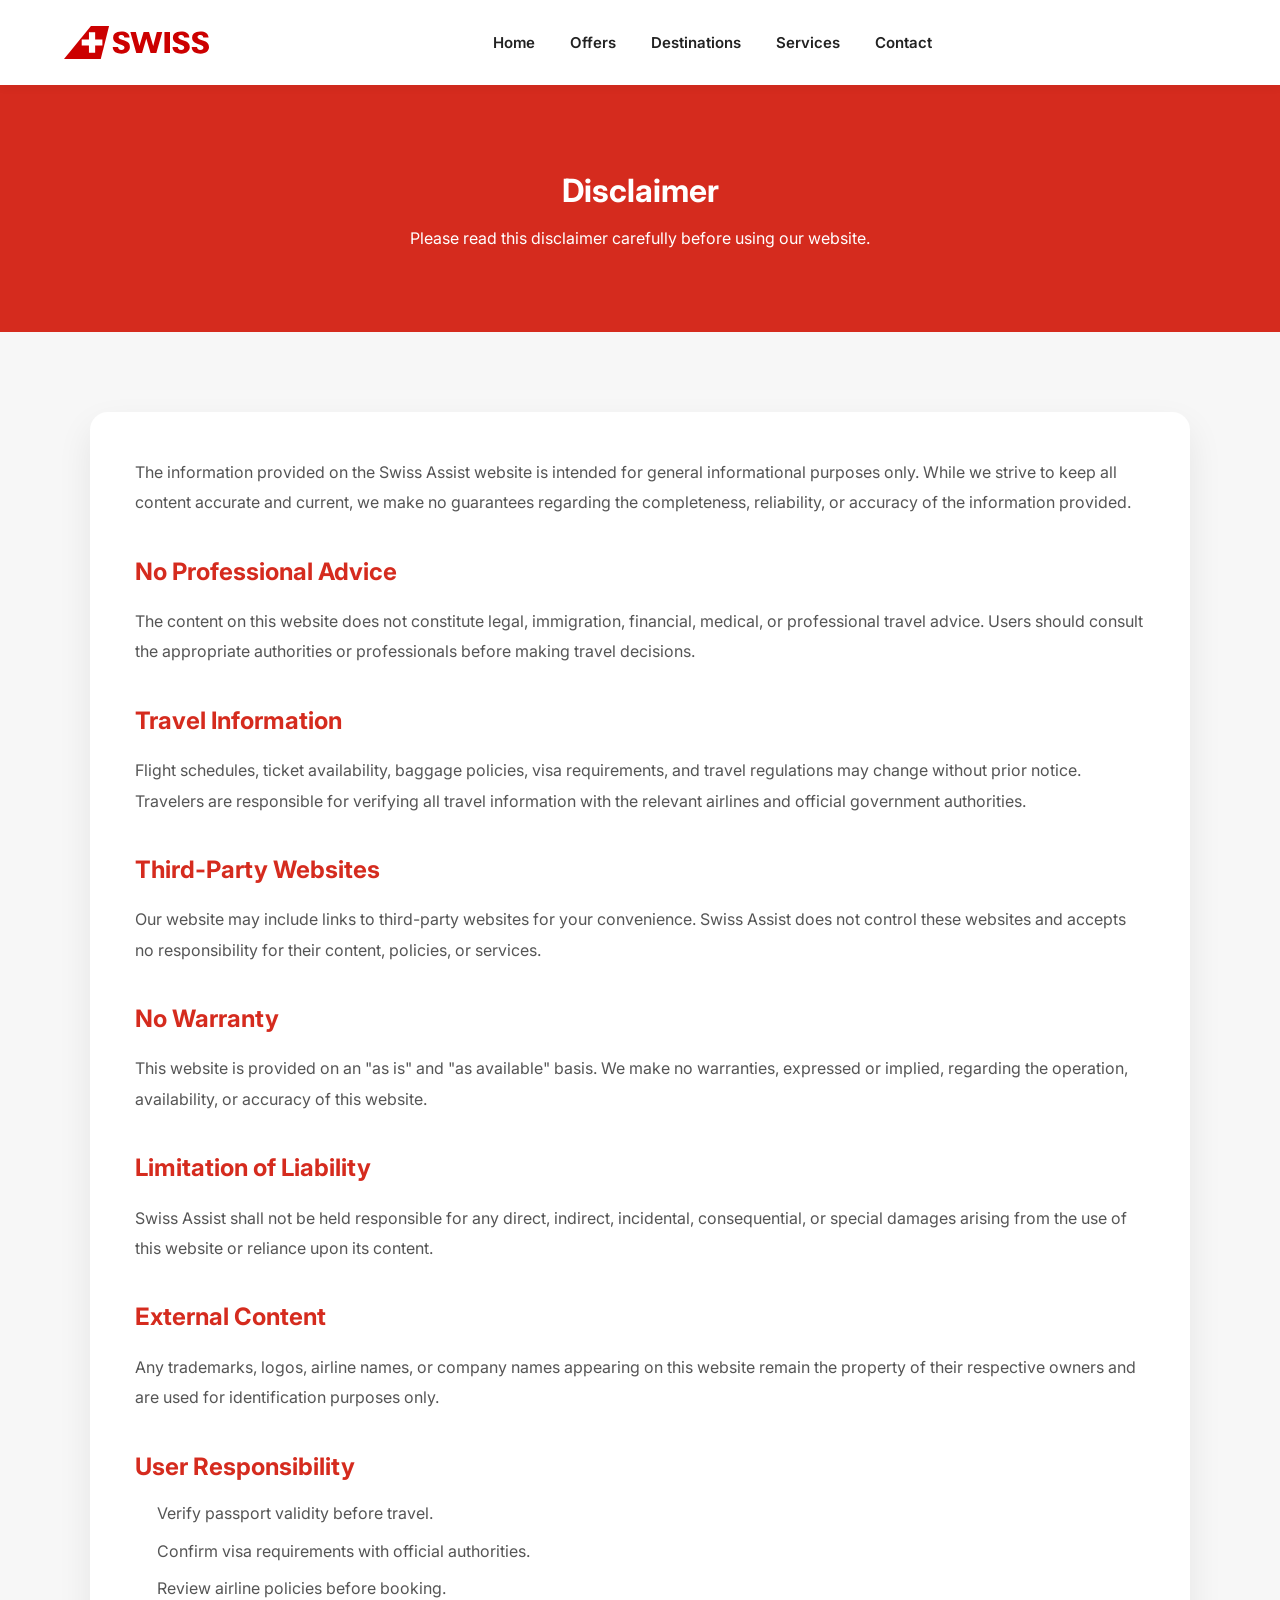
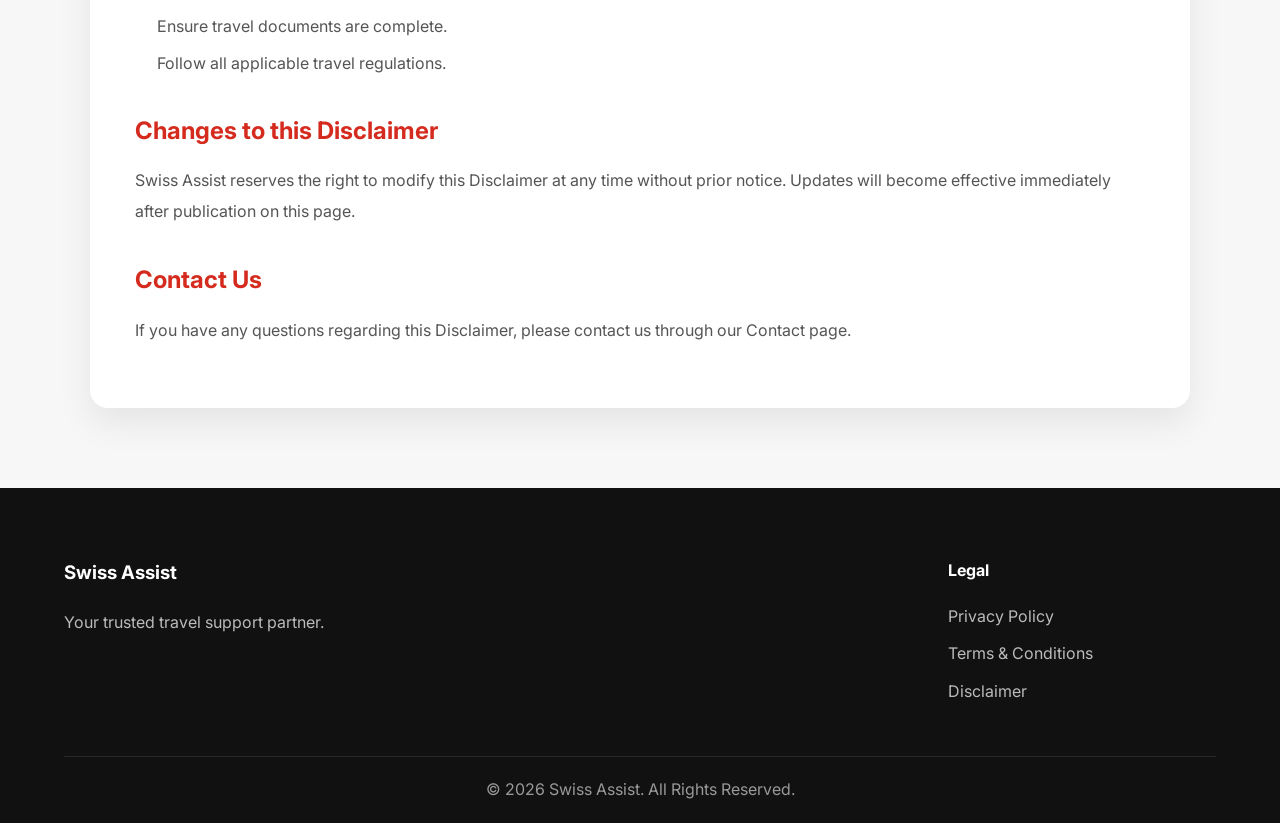
<file: disclaimer.html>
<!DOCTYPE html>
<html lang="en">

<head>

<meta charset="UTF-8">
<meta name="viewport" content="width=device-width, initial-scale=1.0">

<title>Disclaimer | Swiss Assist</title>

<meta name="description" content="Read the Disclaimer for Swiss Assist regarding website information, third-party content, and limitation of liability.">

<link rel="preconnect" href="https://fonts.googleapis.com">
<link rel="preconnect" href="https://fonts.gstatic.com" crossorigin>

<link href="https://fonts.googleapis.com/css2?family=Inter:wght@300;400;500;600;700;800&display=swap" rel="stylesheet">

<link rel="stylesheet" href="https://cdnjs.cloudflare.com/ajax/libs/font-awesome/6.7.2/css/all.min.css">

<link rel="stylesheet" href="style.css">


<style>

.page-banner{
    margin-top:85px;
    background:#D52B1E;
    color:#fff;
    text-align:center;
    padding:80px 20px;
}

.page-banner h1{
    font-size:32px;
    margin-bottom:10px;
}

.disclaimer-section{
    padding:80px 0;
    background:#f7f7f7;
}

.disclaimer-box{
    max-width:1100px;
    margin:auto;
    background:#fff;
    padding:45px;
    border-radius:18px;
    box-shadow:0 15px 35px rgba(0,0,0,.08);
}

.disclaimer-box h2{
    color:#D52B1E;
    margin:35px 0 15px;
}

.disclaimer-box p{
    color:#555;
    line-height:1.9;
    margin-bottom:18px;
}

.disclaimer-box ul{
    padding-left:22px;
}

.disclaimer-box li{
    margin-bottom:12px;
    color:#555;
}

</style>

</head>

<body>

<header>

<div class="container">

<div class="navbar">

<a href="index.html" class="logo">

<div class="logo-box">

<img src="swiss-logo.svg" alt="swiss" />

</div>

</a>

<nav>

<ul>

<li><a href="#">Home</a></li>

<li><a href="#offers">Offers</a></li>

<li><a href="#destinations">Destinations</a></li>

<li><a href="#services">Services</a></li>

<li><a href="contact.html">Contact</a></li>

</ul>

</nav>

<div class="header-icons">

<div class="menu-btn">

<i class="fa-solid fa-bars"></i>

</div>

</div>

</div>

</div>

</header>


<section class="page-banner">

<h1>Disclaimer</h1>

<p>Please read this disclaimer carefully before using our website.</p>

</section>

<section class="disclaimer-section">

<div class="container">

<div class="disclaimer-box">


<p>
The information provided on the Swiss Assist website is intended for general informational purposes only. While we strive to keep all content accurate and current, we make no guarantees regarding the completeness, reliability, or accuracy of the information provided.
</p>

<h2>No Professional Advice</h2>

<p>
The content on this website does not constitute legal, immigration, financial, medical, or professional travel advice. Users should consult the appropriate authorities or professionals before making travel decisions.
</p>

<h2>Travel Information</h2>

<p>
Flight schedules, ticket availability, baggage policies, visa requirements, and travel regulations may change without prior notice. Travelers are responsible for verifying all travel information with the relevant airlines and official government authorities.
</p>

<h2>Third-Party Websites</h2>

<p>
Our website may include links to third-party websites for your convenience. Swiss Assist does not control these websites and accepts no responsibility for their content, policies, or services.
</p>

<h2>No Warranty</h2>

<p>
This website is provided on an "as is" and "as available" basis. We make no warranties, expressed or implied, regarding the operation, availability, or accuracy of this website.
</p>

<h2>Limitation of Liability</h2>

<p>
Swiss Assist shall not be held responsible for any direct, indirect, incidental, consequential, or special damages arising from the use of this website or reliance upon its content.
</p>

<h2>External Content</h2>

<p>
Any trademarks, logos, airline names, or company names appearing on this website remain the property of their respective owners and are used for identification purposes only.
</p>

<h2>User Responsibility</h2>

<ul>

<li>Verify passport validity before travel.</li>

<li>Confirm visa requirements with official authorities.</li>

<li>Review airline policies before booking.</li>

<li>Ensure travel documents are complete.</li>

<li>Follow all applicable travel regulations.</li>

</ul>

<h2>Changes to this Disclaimer</h2>

<p>
Swiss Assist reserves the right to modify this Disclaimer at any time without prior notice. Updates will become effective immediately after publication on this page.
</p>

<h2>Contact Us</h2>

<p>
If you have any questions regarding this Disclaimer, please contact us through our Contact page.
</p>

</div>

</div>

</section>

<footer>

<div class="container">

<div class="footer-grid">

<div>

<h3>Swiss Assist</h3>

<p>Your trusted travel support partner.</p>

</div>

<div>



</div>

<div>

<h4>Legal</h4>

<ul>

<li><a href="privacy.html">Privacy Policy</a></li>
<li><a href="terms.html">Terms & Conditions</a></li>
<li><a href="disclaimer.html">Disclaimer</a></li>

</ul>

</div>

</div>

<div class="footer-bottom">

<p>© 2026 Swiss Assist. All Rights Reserved.</p>

</div>

</div>

</footer>

<script src="script.js"></script>

</body>

</html>
</file>
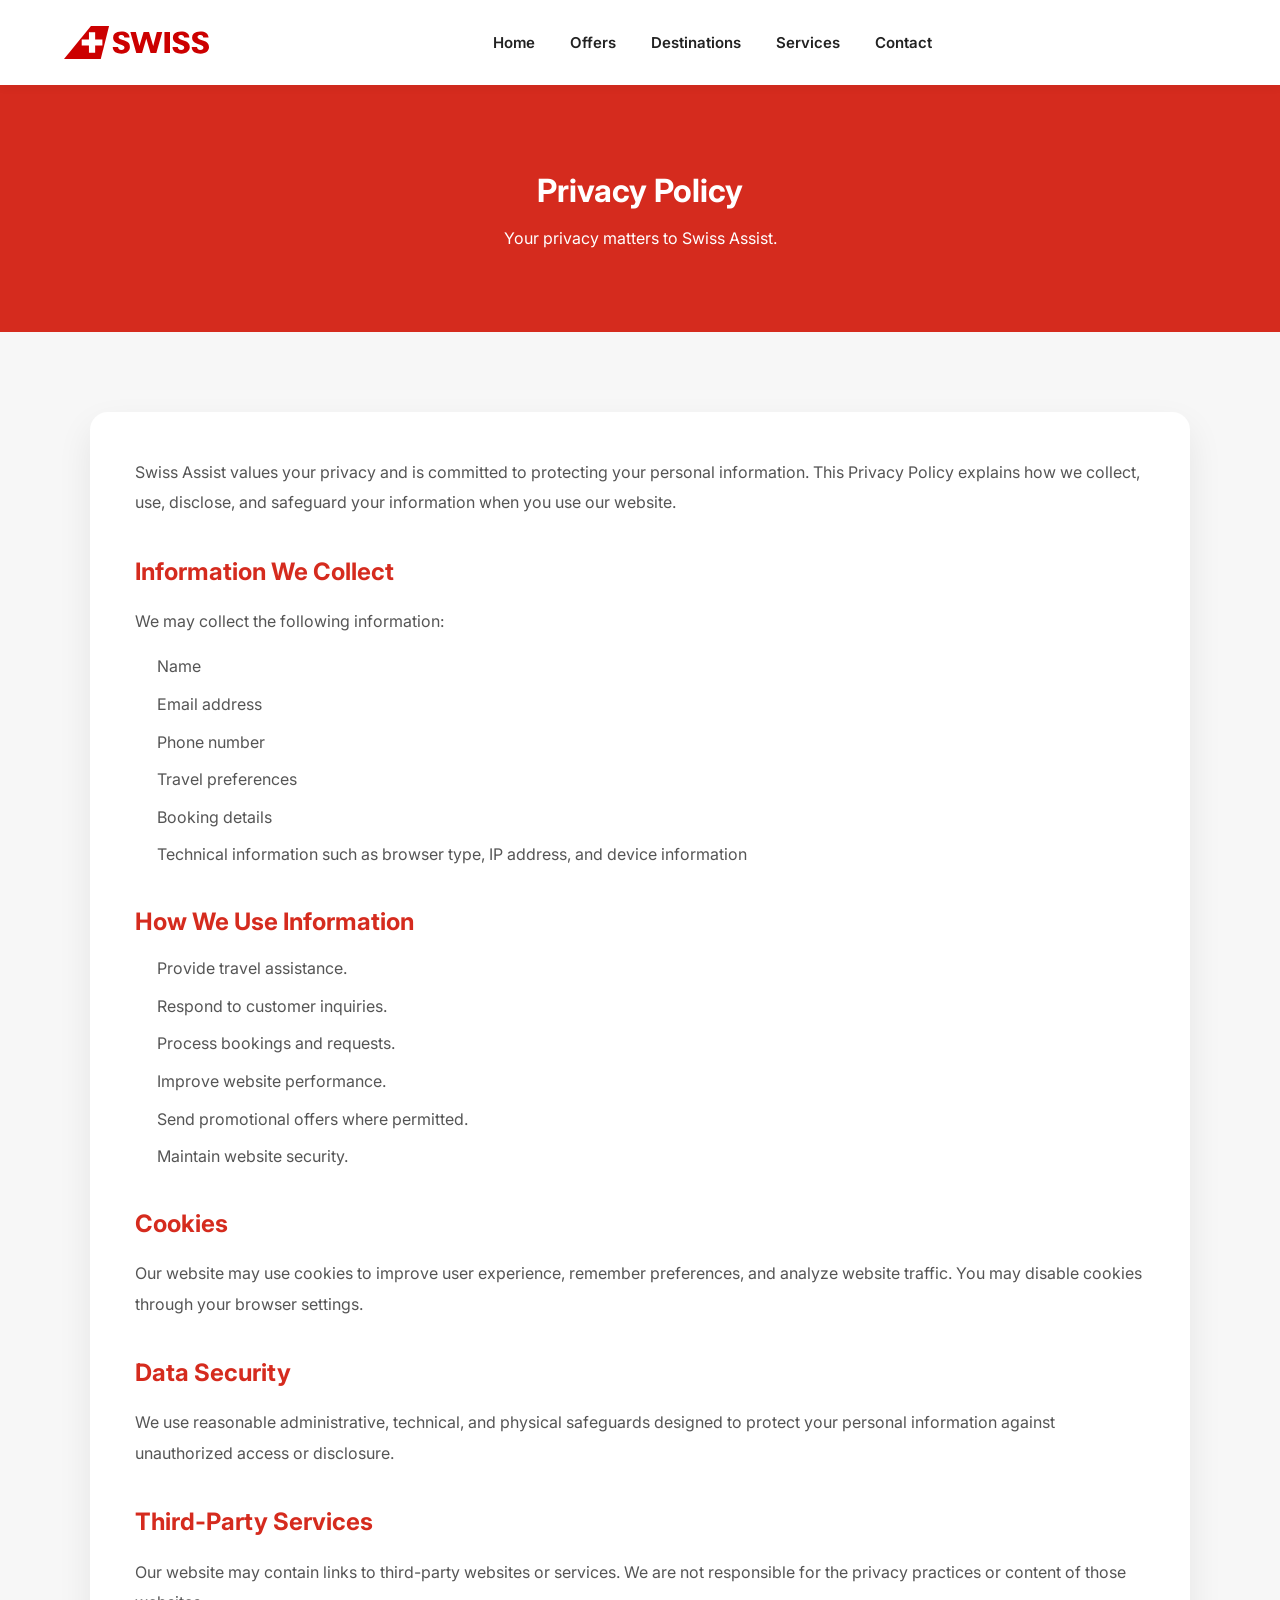
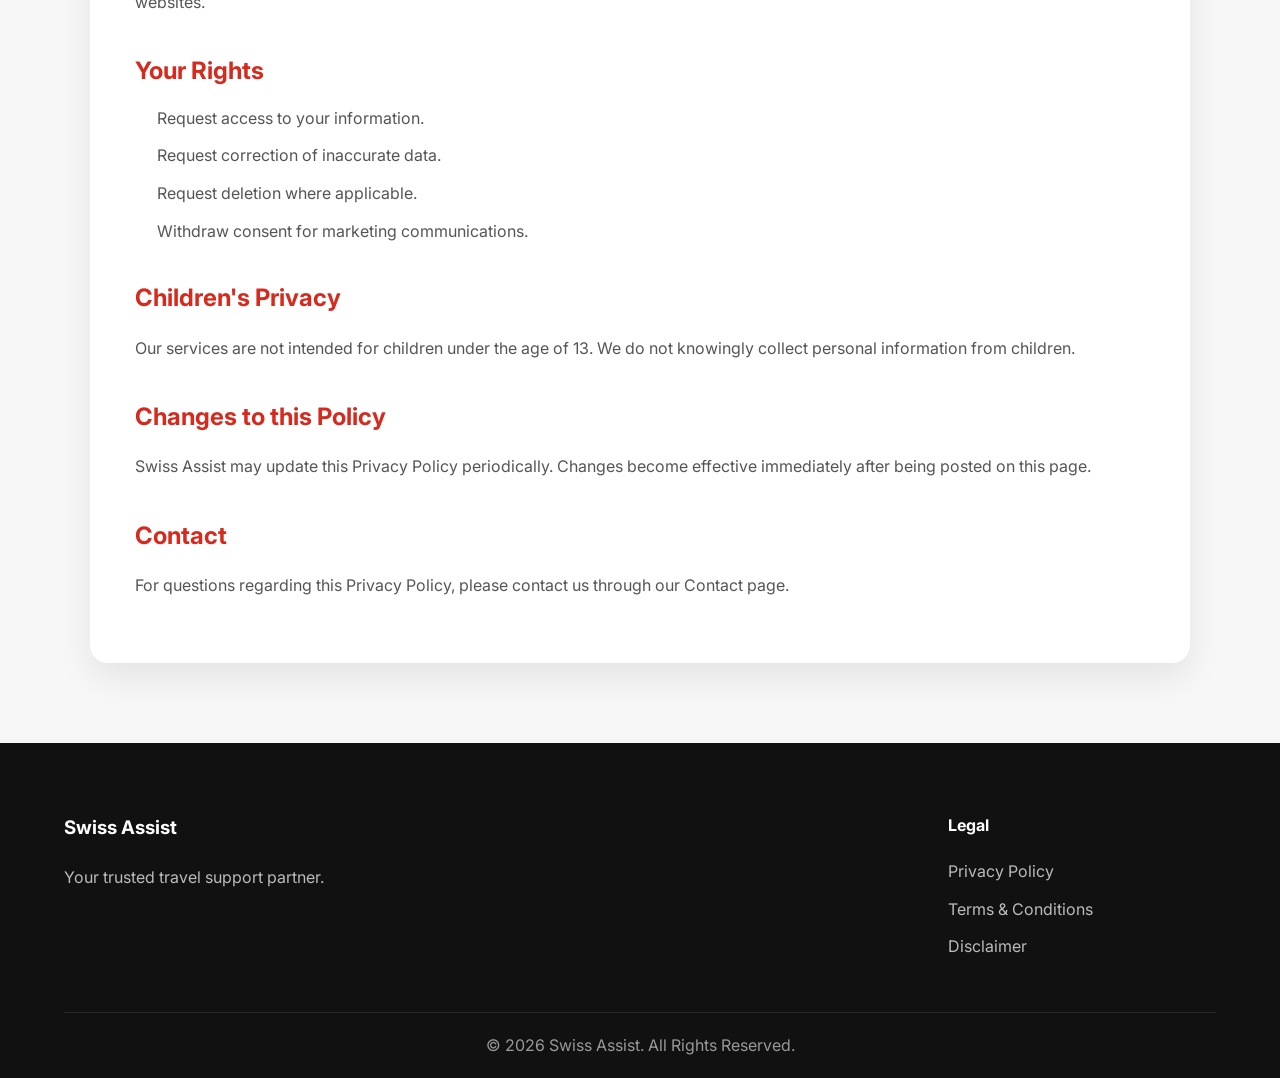
<file: privacy.html>
<!DOCTYPE html>
<html lang="en">

<head>

<meta charset="UTF-8">
<meta name="viewport" content="width=device-width, initial-scale=1.0">

<title>Privacy Policy | Swiss Assist</title>

<meta name="description" content="Read the Privacy Policy of Swiss Assist to understand how we collect, use, and protect your personal information.">

<link rel="preconnect" href="https://fonts.googleapis.com">
<link rel="preconnect" href="https://fonts.gstatic.com" crossorigin>

<link href="https://fonts.googleapis.com/css2?family=Inter:wght@300;400;500;600;700;800&display=swap" rel="stylesheet">

<link rel="stylesheet" href="https://cdnjs.cloudflare.com/ajax/libs/font-awesome/6.7.2/css/all.min.css">

<link rel="stylesheet" href="style.css">


<style>

.page-banner{
    margin-top:85px;
    background:#D52B1E;
    color:#fff;
    text-align:center;
    padding:80px 20px;
}

.page-banner h1{
    font-size:32px;
    margin-bottom:10px;
}

.policy-section{
    padding:80px 0;
    background:#f7f7f7;
}

.policy-box{
    max-width:1100px;
    margin:auto;
    background:#fff;
    padding:45px;
    border-radius:18px;
    box-shadow:0 15px 35px rgba(0,0,0,.08);
}

.policy-box h2{
    color:#D52B1E;
    margin:35px 0 15px;
}

.policy-box p{
    color:#555;
    line-height:1.9;
    margin-bottom:18px;
}

.policy-box ul{
    padding-left:22px;
}

.policy-box li{
    margin-bottom:12px;
    color:#555;
}

</style>

</head>

<body>

<header>

<div class="container">

<div class="navbar">

<a href="index.html" class="logo">

<div class="logo-box">

<img src="swiss-logo.svg" alt="swiss" />

</div>

</a>

<nav>

<ul>

<li><a href="#">Home</a></li>

<li><a href="#offers">Offers</a></li>

<li><a href="#destinations">Destinations</a></li>

<li><a href="#services">Services</a></li>

<li><a href="contact.html">Contact</a></li>

</ul>

</nav>

<div class="header-icons">

<div class="menu-btn">

<i class="fa-solid fa-bars"></i>

</div>

</div>

</div>

</div>

</header>


<section class="page-banner">

<h1>Privacy Policy</h1>

<p>Your privacy matters to Swiss Assist.</p>

</section>

<section class="policy-section">

<div class="container">

<div class="policy-box">


<p>
Swiss Assist values your privacy and is committed to protecting your personal information. This Privacy Policy explains how we collect, use, disclose, and safeguard your information when you use our website.
</p>

<h2>Information We Collect</h2>

<p>We may collect the following information:</p>

<ul>
<li>Name</li>
<li>Email address</li>
<li>Phone number</li>
<li>Travel preferences</li>
<li>Booking details</li>
<li>Technical information such as browser type, IP address, and device information</li>
</ul>

<h2>How We Use Information</h2>

<ul>
<li>Provide travel assistance.</li>
<li>Respond to customer inquiries.</li>
<li>Process bookings and requests.</li>
<li>Improve website performance.</li>
<li>Send promotional offers where permitted.</li>
<li>Maintain website security.</li>
</ul>

<h2>Cookies</h2>

<p>
Our website may use cookies to improve user experience, remember preferences, and analyze website traffic. You may disable cookies through your browser settings.
</p>

<h2>Data Security</h2>

<p>
We use reasonable administrative, technical, and physical safeguards designed to protect your personal information against unauthorized access or disclosure.
</p>

<h2>Third-Party Services</h2>

<p>
Our website may contain links to third-party websites or services. We are not responsible for the privacy practices or content of those websites.
</p>

<h2>Your Rights</h2>

<ul>
<li>Request access to your information.</li>
<li>Request correction of inaccurate data.</li>
<li>Request deletion where applicable.</li>
<li>Withdraw consent for marketing communications.</li>
</ul>

<h2>Children's Privacy</h2>

<p>
Our services are not intended for children under the age of 13. We do not knowingly collect personal information from children.
</p>

<h2>Changes to this Policy</h2>

<p>
Swiss Assist may update this Privacy Policy periodically. Changes become effective immediately after being posted on this page.
</p>

<h2>Contact</h2>

<p>
For questions regarding this Privacy Policy, please contact us through our Contact page.
</p>

</div>

</div>

</section>

<footer>

<div class="container">

<div class="footer-grid">

<div>

<h3>Swiss Assist</h3>

<p>Your trusted travel support partner.</p>

</div>

<div>



</div>

<div>

<h4>Legal</h4>

<ul>

<li><a href="privacy.html">Privacy Policy</a></li>

<li><a href="terms.html">Terms & Conditions</a></li>

<li><a href="disclaimer.html">Disclaimer</a></li>

</ul>

</div>

</div>

<div class="footer-bottom">

<p>© 2026 Swiss Assist. All Rights Reserved.</p>

</div>

</div>

</footer>

<script src="script.js"></script>

</body>

</html>
</file>
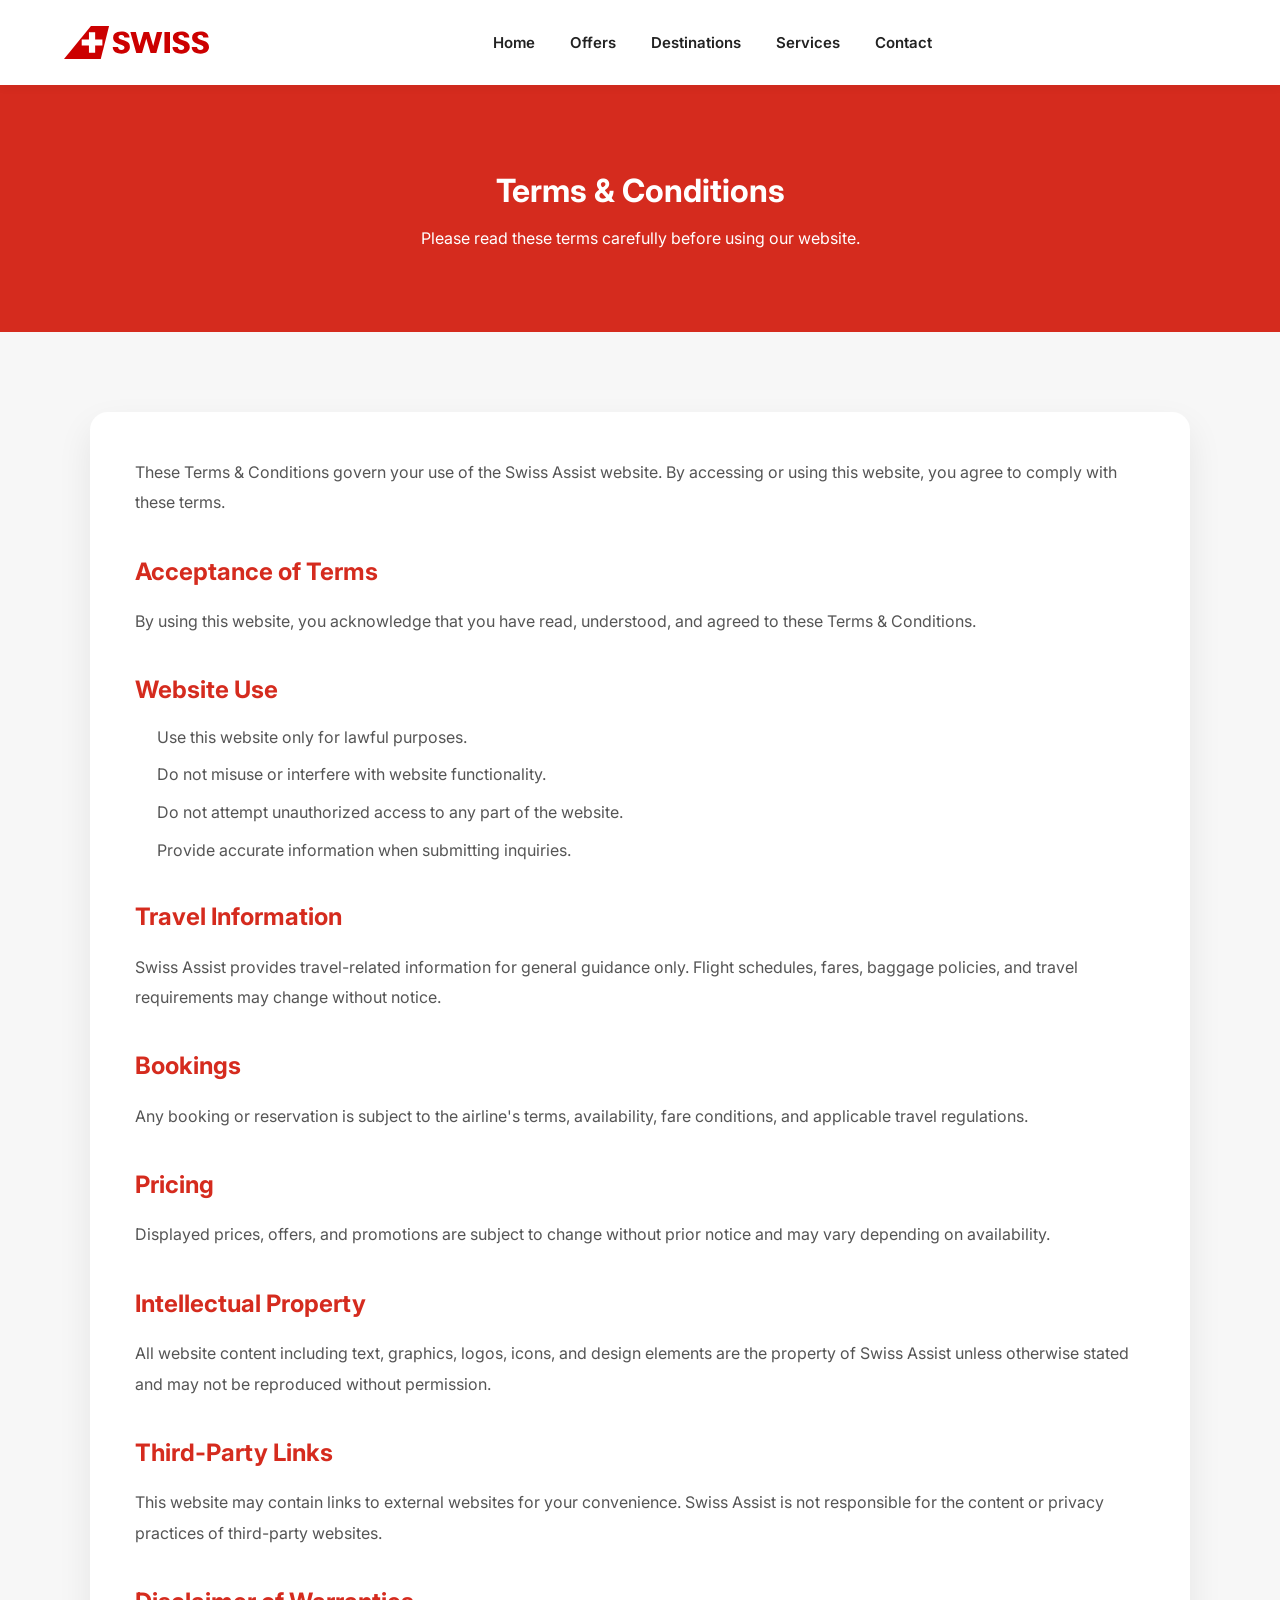
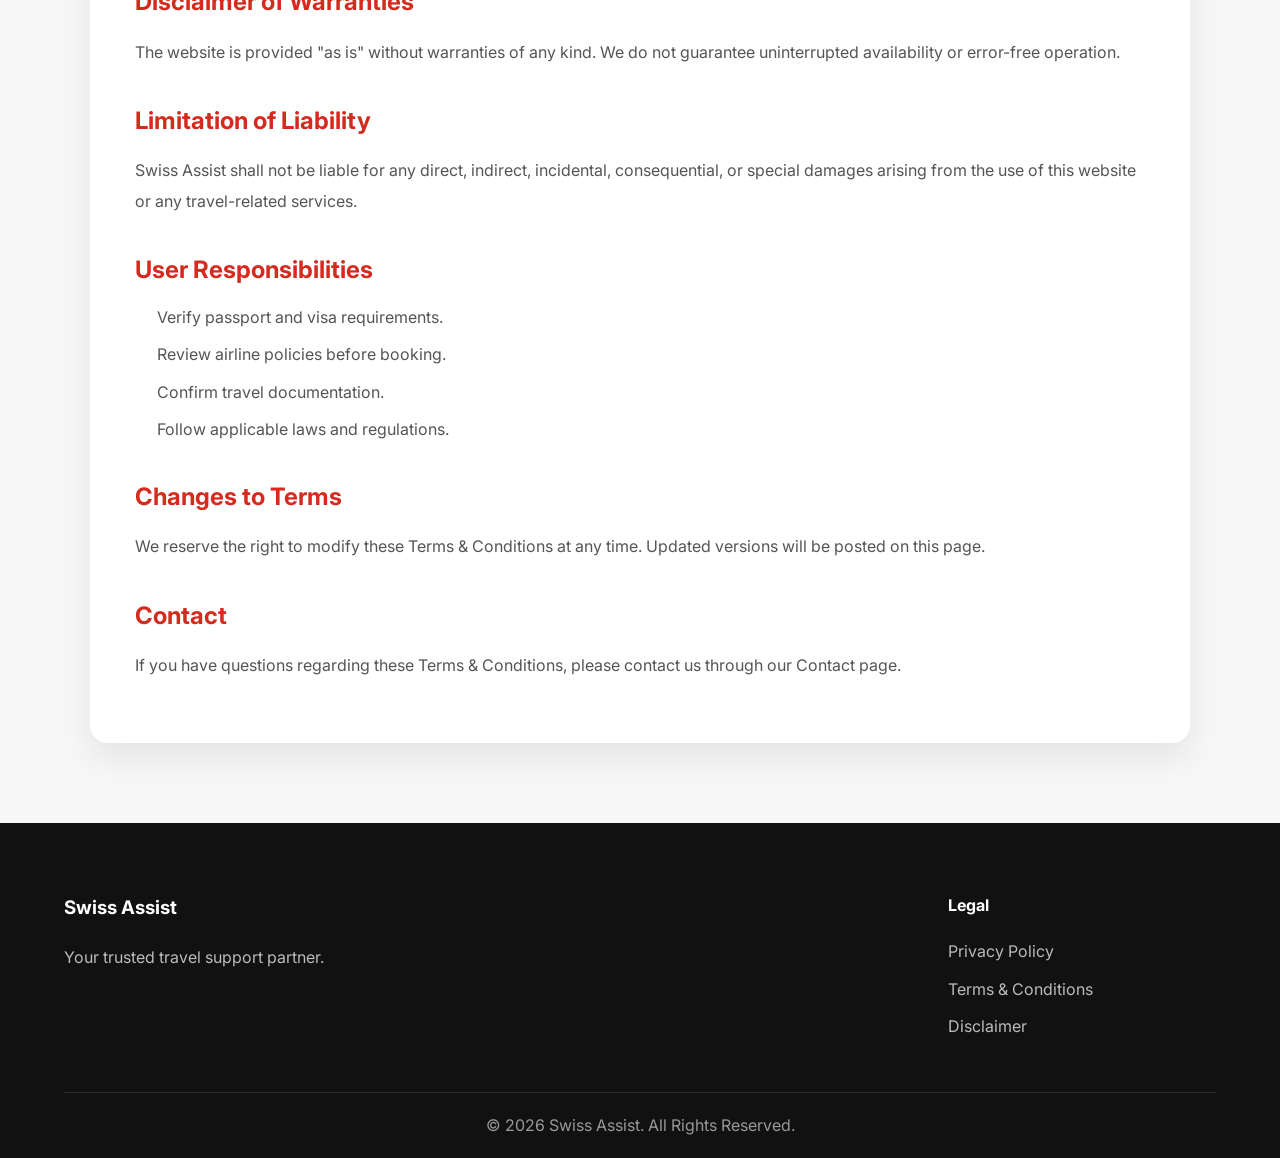
<file: terms.html>
<!DOCTYPE html>
<html lang="en">

<head>

<meta charset="UTF-8">
<meta name="viewport" content="width=device-width, initial-scale=1.0">

<title>Terms & Conditions | Swiss Assist</title>

<meta name="description" content="Read the Terms & Conditions governing the use of the Swiss Assist website and travel services.">

<link rel="preconnect" href="https://fonts.googleapis.com">
<link rel="preconnect" href="https://fonts.gstatic.com" crossorigin>

<link href="https://fonts.googleapis.com/css2?family=Inter:wght@300;400;500;600;700;800&display=swap" rel="stylesheet">

<link rel="stylesheet" href="https://cdnjs.cloudflare.com/ajax/libs/font-awesome/6.7.2/css/all.min.css">

<link rel="stylesheet" href="style.css">


<style>

.page-banner{
    margin-top:85px;
    background:#D52B1E;
    color:#fff;
    text-align:center;
    padding:80px 20px;
}

.page-banner h1{
    font-size:32px;
    margin-bottom:10px;
}

.terms-section{
    padding:80px 0;
    background:#f7f7f7;
}

.terms-box{
    max-width:1100px;
    margin:auto;
    background:#fff;
    padding:45px;
    border-radius:18px;
    box-shadow:0 15px 35px rgba(0,0,0,.08);
}

.terms-box h2{
    color:#D52B1E;
    margin:35px 0 15px;
}

.terms-box p{
    color:#555;
    line-height:1.9;
    margin-bottom:18px;
}

.terms-box ul{
    padding-left:22px;
}

.terms-box li{
    margin-bottom:12px;
    color:#555;
}

</style>

</head>

<body>

<header>

<div class="container">

<div class="navbar">

<a href="index.html" class="logo">

<div class="logo-box">

<img src="swiss-logo.svg" alt="swiss" />

</div>

</a>

<nav>

<ul>

<li><a href="#">Home</a></li>

<li><a href="#offers">Offers</a></li>

<li><a href="#destinations">Destinations</a></li>

<li><a href="#services">Services</a></li>

<li><a href="contact.html">Contact</a></li>

</ul>

</nav>

<div class="header-icons">

<div class="menu-btn">

<i class="fa-solid fa-bars"></i>

</div>

</div>

</div>

</div>

</header>


<section class="page-banner">

<h1>Terms & Conditions</h1>

<p>Please read these terms carefully before using our website.</p>

</section>

<section class="terms-section">

<div class="container">

<div class="terms-box">


<p>
These Terms & Conditions govern your use of the Swiss Assist website. By accessing or using this website, you agree to comply with these terms.
</p>

<h2>Acceptance of Terms</h2>

<p>
By using this website, you acknowledge that you have read, understood, and agreed to these Terms & Conditions.
</p>

<h2>Website Use</h2>

<ul>
<li>Use this website only for lawful purposes.</li>
<li>Do not misuse or interfere with website functionality.</li>
<li>Do not attempt unauthorized access to any part of the website.</li>
<li>Provide accurate information when submitting inquiries.</li>
</ul>

<h2>Travel Information</h2>

<p>
Swiss Assist provides travel-related information for general guidance only. Flight schedules, fares, baggage policies, and travel requirements may change without notice.
</p>

<h2>Bookings</h2>

<p>
Any booking or reservation is subject to the airline's terms, availability, fare conditions, and applicable travel regulations.
</p>

<h2>Pricing</h2>

<p>
Displayed prices, offers, and promotions are subject to change without prior notice and may vary depending on availability.
</p>

<h2>Intellectual Property</h2>

<p>
All website content including text, graphics, logos, icons, and design elements are the property of Swiss Assist unless otherwise stated and may not be reproduced without permission.
</p>

<h2>Third-Party Links</h2>

<p>
This website may contain links to external websites for your convenience. Swiss Assist is not responsible for the content or privacy practices of third-party websites.
</p>

<h2>Disclaimer of Warranties</h2>

<p>
The website is provided "as is" without warranties of any kind. We do not guarantee uninterrupted availability or error-free operation.
</p>

<h2>Limitation of Liability</h2>

<p>
Swiss Assist shall not be liable for any direct, indirect, incidental, consequential, or special damages arising from the use of this website or any travel-related services.
</p>

<h2>User Responsibilities</h2>

<ul>
<li>Verify passport and visa requirements.</li>
<li>Review airline policies before booking.</li>
<li>Confirm travel documentation.</li>
<li>Follow applicable laws and regulations.</li>
</ul>

<h2>Changes to Terms</h2>

<p>
We reserve the right to modify these Terms & Conditions at any time. Updated versions will be posted on this page.
</p>

<h2>Contact</h2>

<p>
If you have questions regarding these Terms & Conditions, please contact us through our Contact page.
</p>

</div>

</div>

</section>

<footer>

<div class="container">

<div class="footer-grid">

<div>

<h3>Swiss Assist</h3>

<p>Your trusted travel support partner.</p>

</div>

<div>


</div>

<div>

<h4>Legal</h4>

<ul>

<li><a href="privacy.html">Privacy Policy</a></li>
<li><a href="terms.html">Terms & Conditions</a></li>
<li><a href="disclaimer.html">Disclaimer</a></li>

</ul>

</div>

</div>

<div class="footer-bottom">

<p>© 2026 Swiss Assist. All Rights Reserved.</p>

</div>

</div>

</footer>

<script src="script.js"></script>

</body>

</html>
</file>
<file: style.css>
/*==================================================
            SWISS ASSIST STYLE.CSS
===================================================*/

*{
    margin:0;
    padding:0;
    box-sizing:border-box;
}

html{
    scroll-behavior:smooth;
}

body{
    font-family:'Inter',sans-serif;
    background:#f6f7f9;
    color:#1a1a1a;
    overflow-x:hidden;
    line-height:1.6;
}

img{
    width:100%;
    display:block;
}

a{
    text-decoration:none;
}

ul{
    list-style:none;
}

.container{
    width:90%;
    max-width:1250px;
    margin:auto;
}

/*=============================
        Colors
==============================*/

:root{

--primary:#D52B1E;
--secondary:#B71C1C;
--dark:#111111;
--light:#ffffff;
--gray:#666666;
--border:#e8e8e8;
--bg:#f7f7f7;
--shadow:0 15px 35px rgba(0,0,0,.08);

}

/*=============================
        Header
==============================*/

header{

position:fixed;
top:0;
left:0;
width:100%;
background:#fff;
z-index:999;
box-shadow:0 3px 15px rgba(0,0,0,.05);

}

.navbar{

height:85px;

display:flex;
justify-content:space-between;
align-items:center;

}

.logo{

display:flex;
align-items:center;
gap:14px;

color:#111;

}

.logo-box{

width:145px;
height:55px;

border-radius:12px;

display:flex;
align-items:center;
justify-content:center;

color:#fff;

font-size:22px;

}

.logo h2{

font-size:24px;
font-weight:800;

}

.logo span{

font-size:14px;
color:var(--gray);

}

/*=============================
        Navigation
==============================*/

nav ul{

display:flex;
gap:35px;

}

nav ul li a{

font-weight:600;
font-size:15px;

color:#222;

transition:.3s;

}

nav ul li a:hover{

color:var(--primary);

}

.header-icons{

display:flex;
align-items:center;
gap:15px;

}

.header-icons a{

width:42px;
height:42px;

border-radius:50%;

background:#f2f2f2;

display:flex;
align-items:center;
justify-content:center;

color:#333;

transition:.3s;

}

.header-icons a:hover{

background:var(--primary);

color:#fff;

}

.menu-btn{

display:none;
font-size:26px;
cursor:pointer;

}

/*=============================
        Hero
==============================*/

.hero{

margin-top:85px;

position:relative;

min-height:760px;

background:url("https://images.unsplash.com/flagged/photo-1555685460-1d9cf532761b?q=80&w=2273&auto=format&fit=crop&ixlib=rb-4.1.0&ixid=M3wxMjA3fDB8MHxwaG90by1wYWdlfHx8fGVufDB8fHx8fA%3D%3D") center/cover no-repeat;

display:flex;
align-items:center;

}

.overlay{

position:absolute;
inset:0;

background:rgba(0,0,0,.45);

}

.hero-grid{

position:relative;
z-index:2;

display:grid;

grid-template-columns:830px 1fr;

gap:70px;

align-items:center;

}

/*=============================
    Booking Card
==============================*/

.booking-card{

background:#fff;

padding:35px;

border-radius:18px;

box-shadow:var(--shadow);

}

.booking-card h3{

margin-bottom:25px;

font-size:28px;

}

.input-group{

margin-bottom:18px;

display:flex;

flex-direction:column;

}

.input-group label{

font-size:14px;

font-weight:600;

margin-bottom:8px;

}

.input-group input,
.input-group select{

height:52px;

padding:0 15px;

border:1px solid #ddd;

border-radius:10px;

font-size:15px;

outline:none;

transition:.3s;

}

.input-group input:focus,
.input-group select:focus{

border-color:var(--primary);

}

.row{

display:grid;

grid-template-columns:1fr 1fr;

gap:15px;

}

.search-btn{

width:100%;

height:55px;

border:none;

border-radius:10px;

background:var(--primary);

color:#fff;

font-size:16px;

font-weight:700;

cursor:pointer;

transition:.3s;

margin-top:10px;

}

.search-btn:hover{

background:#a60000;

}

/*=============================
        Hero Content
==============================*/

.hero-content{

color:#fff;

}

.hero-tag{

display:inline-block;

padding:10px 22px;

border-radius:30px;

background:rgba(255,255,255,.15);

backdrop-filter:blur(10px);

margin-bottom:25px;

font-size:14px;

}

.hero-content h1{

font-size:62px;

line-height:1.1;

margin-bottom:20px;

font-weight:800;

}

.hero-content h1 span{

color:#ffdddd;

}

.hero-content p{

font-size:19px;

max-width:620px;

margin-bottom:35px;

line-height:1.8;

}

.hero-buttons{

display:flex;

gap:18px;

flex-wrap:wrap;

}

.btn-primary{

padding:16px 36px;

background:var(--primary);

color:#fff;

border-radius:40px;

font-weight:700;

transition:.3s;

}

.btn-primary:hover{

background:#a40000;

transform:translateY(-3px);

}

.btn-outline{

padding:16px 36px;

border:2px solid #fff;

border-radius:40px;

color:#fff;

font-weight:700;

transition:.3s;

}

.btn-outline:hover{

background:#fff;

color:#111;

}

/*=============================
        Quick Links
==============================*/

.quick-links{

margin-top:-60px;

position:relative;

z-index:10;

padding-bottom:70px;

}

.quick-grid{

background:#fff;

border-radius:18px;

display:grid;

grid-template-columns:repeat(5,1fr);

overflow:hidden;

box-shadow:var(--shadow);

}

.quick-card{

padding:35px 20px;

text-align:center;

border-right:1px solid #eee;

transition:.35s;

cursor:pointer;

}

.quick-card:last-child{

border-right:none;

}

.quick-card i{

font-size:30px;

color:var(--primary);

margin-bottom:18px;

}

.quick-card h4{

font-size:18px;

}

.quick-card:hover{

background:var(--primary);

color:#fff;

}

.quick-card:hover i{

color:#fff;

}
/*==================================================
            SECTION TITLE
===================================================*/

.section-title{
    text-align:center;
    margin-bottom:55px;
}

.section-title h2{
    font-size:42px;
    color:#111;
    font-weight:800;
    margin-bottom:15px;
}

.section-title p{
    max-width:700px;
    margin:auto;
    color:#666;
    font-size:17px;
}

/*==================================================
                OFFERS
===================================================*/

.offers{
    padding:90px 0;
    background:#fff;
}

.offer-grid{
    display:grid;
    grid-template-columns:repeat(3,1fr);
    gap:30px;
}

.offer-card{
    background:#fff;
    border-radius:20px;
    overflow:hidden;
    box-shadow:0 15px 35px rgba(0,0,0,.08);
    transition:.35s;
}

.offer-card:hover{
    transform:translateY(-10px);
}

.offer-card img{
    height:240px;
    object-fit:cover;
}

.offer-content{
    padding:25px;
}

.offer-content h3{
    font-size:24px;
    margin-bottom:10px;
}

.offer-content p{
    color:#777;
}

.offer-content h4{
    color:var(--primary);
    font-size:28px;
    margin:15px 0;
}

.offer-content a{
    display:inline-block;
    padding:12px 25px;
    background:var(--primary);
    color:#fff;
    border-radius:30px;
    font-weight:600;
    transition:.3s;
}

.offer-content a:hover{
    background:#a80000;
}

/*==================================================
            DESTINATIONS
===================================================*/

.destinations{
    padding:90px 0;
    background:#f7f7f7;
}

.destination-grid{
    display:grid;
    grid-template-columns:repeat(4,1fr);
    gap:25px;
}

.destination-card{
    overflow:hidden;
    border-radius:20px;
    position:relative;
    box-shadow:0 15px 35px rgba(0,0,0,.08);
}

.destination-card img{
    height:420px;
    object-fit:cover;
    transition:.5s;
}

.destination-card:hover img{
    transform:scale(1.08);
}

.destination-info{
    position:absolute;
    left:0;
    right:0;
    bottom:0;
    padding:30px;
    background:linear-gradient(transparent,rgba(0,0,0,.85));
    color:#fff;
}

.destination-info h3{
    font-size:28px;
    margin-bottom:8px;
}

.destination-info p{
    margin-bottom:18px;
    color:#ddd;
}

.destination-info a{
    color:#fff;
    font-weight:600;
}

/*==================================================
                SERVICES
===================================================*/

.services{
    padding:90px 0;
    background:#fff;
}

.service-grid{
    display:grid;
    grid-template-columns:repeat(3,1fr);
    gap:30px;
}

.service-card{
    background:#fff;
    border-radius:18px;
    padding:40px 30px;
    text-align:center;
    border:1px solid #eee;
    transition:.35s;
}

.service-card:hover{
    transform:translateY(-8px);
    border-color:var(--primary);
    box-shadow:0 15px 35px rgba(0,0,0,.08);
}

.service-card i{
    width:80px;
    height:80px;
    border-radius:50%;
    background:#ffe9e9;
    color:var(--primary);
    display:flex;
    align-items:center;
    justify-content:center;
    margin:auto;
    margin-bottom:25px;
    font-size:32px;
}

.service-card h3{
    margin-bottom:15px;
    font-size:22px;
}

.service-card p{
    color:#666;
    line-height:1.8;
}

/*==================================================
            WHY CHOOSE US
===================================================*/

.why-us{
    padding:90px 0;
    background:#D52B1E;
}

.why-us .section-title h2,
.why-us .section-title p{
    color:#fff;
}

.why-grid{
    display:grid;
    grid-template-columns:repeat(4,1fr);
    gap:25px;
}

.why-box{
    background:rgba(255,255,255,.12);
    border-radius:18px;
    text-align:center;
    padding:45px 20px;
    backdrop-filter:blur(6px);
}

.why-box h3{
    color:#fff;
    font-size:42px;
    margin-bottom:10px;
    font-weight:800;
}

.why-box p{
    color:#fff;
    opacity:.9;
}

/*==================================================
            MOBILE APP
===================================================*/

.app-section{
    padding:100px 0;
    background:#fff;
}

.app-grid{
    display:grid;
    grid-template-columns:1fr 1fr;
    gap:70px;
    align-items:center;
}

.app-content span{
    color:var(--primary);
    font-weight:700;
    text-transform:uppercase;
    letter-spacing:1px;
}

.app-content h2{
    font-size:28px;
    margin:20px 0;
    font-weight:700;
}

.app-content p{
    color:#666;
    line-height:1.9;
    margin-bottom:35px;
}

.store-buttons{
    display:flex;
    gap:20px;
    flex-wrap:wrap;
}

.store-buttons img{
    width:170px;
    transition:.3s;
}

.store-buttons img:hover{
    transform:translateY(-5px);
}

.app-image img{
    border-radius:25px;
    box-shadow:0 20px 45px rgba(0,0,0,.12);
}
/*==================================================
                TESTIMONIALS
==================================================*/

.testimonials{
    padding:100px 0;
    background:#f8f8f8;
}

.testimonial-grid{
    display:grid;
    grid-template-columns:repeat(3,1fr);
    gap:30px;
}

.testimonial-card{
    background:#fff;
    padding:35px;
    border-radius:18px;
    box-shadow:0 15px 35px rgba(0,0,0,.08);
    transition:.35s;
}

.testimonial-card:hover{
    transform:translateY(-8px);
}

.testimonial-card p{
    color:#666;
    line-height:1.8;
    margin:20px 0;
}

.testimonial-card h4{
    color:#D52B1E;
    font-size:18px;
}

/*==================================================
                    FAQ
==================================================*/

.faq{
    padding:90px 0;
    background:#fff;
}

.faq-list{
    max-width:900px;
    margin:auto;
}

.faq-item{
    background:#fafafa;
    border-radius:15px;
    padding:25px;
    margin-bottom:20px;
    border-left:5px solid #D52B1E;
    transition:.3s;
}

.faq-item:hover{
    box-shadow:0 10px 30px rgba(0,0,0,.08);
}

.faq-item h3{
    color:#111;
    margin-bottom:12px;
    font-size:20px;
}

.faq-item p{
    color:#666;
    line-height:1.8;
}

/*==================================================
                NEWSLETTER
==================================================*/

.newsletter{
    background:#D52B1E;
    padding:90px 0;
}

.newsletter-box{
    max-width:850px;
    margin:auto;
    text-align:center;
    color:#fff;
}

.newsletter-box h2{
    font-size:42px;
    margin-bottom:15px;
}

.newsletter-box p{
    opacity:.9;
    margin-bottom:35px;
}

.newsletter form{
    display:flex;
    gap:15px;
    justify-content:center;
    flex-wrap:wrap;
}

.newsletter input{
    width:420px;
    max-width:100%;
    height:55px;
    border:none;
    border-radius:40px;
    padding:0 20px;
    outline:none;
}

.newsletter button{
    height:55px;
    padding:0 35px;
    border:none;
    border-radius:40px;
    background:#fff;
    color:#D52B1E;
    font-weight:700;
    cursor:pointer;
    transition:.3s;
}

.newsletter button:hover{
    background:#111;
    color:#fff;
}

/*==================================================
                    FOOTER
==================================================*/

footer{
    background:#111;
    color:#fff;
    padding:70px 0 20px;
}

.footer-grid{
    display:grid;
    grid-template-columns:2fr 1fr 1fr;
    gap:40px;
}

.footer-grid h3,
.footer-grid h4{
    margin-bottom:20px;
}

.footer-grid p{
    color:#bbb;
    line-height:1.8;
}

.footer-grid ul li{
    margin-bottom:12px;
}

.footer-grid ul li a{
    color:#bbb;
    transition:.3s;
}

.footer-grid ul li a:hover{
    color:#fff;
    padding-left:6px;
}

.footer-bottom{
    margin-top:40px;
    border-top:1px solid rgba(255,255,255,.1);
    text-align:center;
    padding-top:20px;
    color:#999;
}

/*==================================================
                CALL POPUP
==================================================*/

.call-popup{
    position:fixed;
    inset:0;
    background:rgba(0,0,0,.65);
    display:none;
    justify-content:center;
    align-items:center;
    z-index:99999;
}

.popup-box{
    background:#fff;
    width:92%;
    max-width:420px;
    border-radius:20px;
    padding:35px;
    position:relative;
    text-align:center;
    animation:popup .35s ease;
}

.popup-box h2{
    color:#D52B1E;
    margin-bottom:15px;
}

.popup-box p{
    color:#666;
    margin-bottom:25px;
}

.popup-call-btn{
    display:block;
    background:#D52B1E;
    color:#fff;
    padding:15px;
    border-radius:35px;
    margin-bottom:15px;
    font-weight:600;
}

.popup-later-btn{
    width:100%;
    height:48px;
    border:none;
    border-radius:35px;
    background:#eee;
    cursor:pointer;
}

.close-popup{
    position:absolute;
    top:15px;
    right:15px;
    width:36px;
    height:36px;
    border:none;
    border-radius:50%;
    background:#f2f2f2;
    cursor:pointer;
    font-size:20px;
}

/*==================================================
            FLOATING BUTTONS
==================================================*/

.floating-call,
.floating-whatsapp{
    position:fixed;
    right:25px;
    width:60px;
    height:60px;
    border-radius:50%;
    display:flex;
    justify-content:center;
    align-items:center;
    color:#fff;
    font-size:24px;
    z-index:9999;
    box-shadow:0 15px 35px rgba(0,0,0,.2);
}

.floating-call{
    bottom:100px;
    background:#D52B1E;
}

.floating-whatsapp{
    bottom:25px;
    background:#25D366;
}

.floating-call:hover,
.floating-whatsapp:hover{
    transform:scale(1.08);
}

/*==================================================
            SCROLL TOP
==================================================*/

.scroll-top{
    position:fixed;
    bottom:180px;
    right:25px;
    width:50px;
    height:50px;
    border:none;
    border-radius:50%;
    background:#111;
    color:#fff;
    font-size:20px;
    cursor:pointer;
    display:none;
    z-index:999;
}

/*==================================================
            REVEAL ANIMATION
==================================================*/

.offer-card,
.destination-card,
.service-card,
.testimonial-card{
    opacity:0;
    transform:translateY(40px);
    transition:.7s;
}

.show{
    opacity:1 !important;
    transform:translateY(0) !important;
}

/*==================================================
                UTILITIES
==================================================*/

.text-center{
    text-align:center;
}

.mt-30{
    margin-top:30px;
}

.mt-50{
    margin-top:50px;
}

.mb-50{
    margin-bottom:50px;
}

.py-100{
    padding:100px 0;
}

.btn{
    display:inline-block;
}

.shadow{
    box-shadow:0 15px 35px rgba(0,0,0,.08);
}

.rounded{
    border-radius:18px;
}

/*==================================================
                ANIMATIONS
==================================================*/

@keyframes popup{

    from{
        opacity:0;
        transform:translateY(40px) scale(.95);
    }

    to{
        opacity:1;
        transform:translateY(0) scale(1);
    }

}

@keyframes float{

    0%{
        transform:translateY(0);
    }

    50%{
        transform:translateY(-10px);
    }

    100%{
        transform:translateY(0);
    }

}

.hero-content{
    animation:float 5s ease-in-out infinite;
}

/*=========================================
        RESPONSIVE.CSS
==========================================*/

/*=============================
    Large Devices
==============================*/

@media (max-width:1200px){

.container{
    width:95%;
}

.hero-grid{
    gap:40px;
}

.hero-content h1{
    font-size:54px;
}

.destination-grid{
    grid-template-columns:repeat(2,1fr);
}

.offer-grid{
    grid-template-columns:repeat(2,1fr);
}

.service-grid{
    grid-template-columns:repeat(2,1fr);
}

.why-grid{
    grid-template-columns:repeat(2,1fr);
}

.app-grid{
    gap:40px;
}

}


/*=============================
        Laptop
==============================*/

@media (max-width:992px){

.menu-btn{
    display:block;
}

nav{

position:absolute;
top:85px;
left:0;
width:100%;

background:#fff;

display:none;

box-shadow:0 10px 25px rgba(0,0,0,.08);

}

nav.show-menu{
display:block;
}

nav ul{

flex-direction:column;

gap:0;

}

nav ul li{

border-bottom:1px solid #eee;

}

nav ul li a{

display:block;

padding:18px 25px;

}

.hero{

min-height:650px;

}

.hero-grid{

grid-template-columns:1fr;
display: block;

}

.booking-card{

max-width:550px;

margin:auto;

}

.hero-content{

text-align:center;

}

.hero-content p{

margin:auto;
margin-bottom:30px;

}

.hero-buttons{

justify-content:center;

}

.quick-grid{

grid-template-columns:repeat(2,1fr);

}

.offer-grid{

grid-template-columns:repeat(2,1fr);

}

.destination-grid{

grid-template-columns:repeat(2,1fr);

}

.service-grid{

grid-template-columns:repeat(2,1fr);

}

.why-grid{

grid-template-columns:repeat(2,1fr);

}

.testimonial-grid{

grid-template-columns:1fr;

}

.app-grid{

grid-template-columns:1fr;

text-align:center;

}

.store-buttons{

justify-content:center;

}

.footer-grid{

grid-template-columns:1fr 1fr;

}

}


/*=============================
        Tablet
==============================*/

@media (max-width:768px){

.hero{

min-height:auto;

padding:80px 0;

}

.hero-content h1{

font-size:42px;

}

.hero-content p{

font-size:16px;

}

.quick-grid{

grid-template-columns: repeat(2, 1fr);


}

.offer-grid{

grid-template-columns:1fr;

}

.destination-grid{

grid-template-columns:1fr;

}

.service-grid{

grid-template-columns:1fr;

}

.why-grid{

grid-template-columns:1fr;

}

.footer-grid{

grid-template-columns:1fr;

text-align:center;

}

.newsletter form{

flex-direction:column;

align-items:center;

}

.newsletter input{

width:100%;

}

.newsletter button{

width:100%;

}

.section-title h2{

font-size:34px;

}

.booking-card{

padding:25px;

}

.row{

grid-template-columns:1fr;

}

.popup-box{

width:95%;

padding:25px;

}

}


/*=============================
        Mobile
==============================*/

@media (max-width:576px){

.navbar{

height:75px;

}

.logo-box{

width:130px;
height:45px;

font-size:18px;

}

.logo h2{

font-size:20px;

}

.logo span{

font-size:12px;

}

.header-icons a{

width:38px;
height:38px;

}

.hero{

margin-top:35px;

}

.hero-content h1{

font-size:34px;

}

.hero-tag{

font-size:13px;

padding:8px 18px;

}

.hero-buttons{

flex-direction:column;

}

.btn-primary,
.btn-outline{

width:100%;
text-align:center;

}

.offer-card img{

height:220px;

}

.destination-card img{

height:320px;

}

.service-card{

padding:30px 20px;

}

.newsletter-box h2{

font-size:30px;

}

.newsletter{

padding:70px 0;

}

.floating-call,
.floating-whatsapp{

width:55px;
height:55px;

right:15px;

}

.floating-call{

bottom:90px;

}

.floating-whatsapp{

bottom:20px;

}

.scroll-top{

right:15px;

bottom:160px;

}

}


/*=============================
        Small Mobile
==============================*/

@media (max-width:400px){

.hero-content h1{

font-size:28px;

}

.section-title h2{

font-size:28px;

}

.booking-card h3{

font-size:22px;

}

.offer-content h3{

font-size:22px;

}

.destination-info h3{

font-size:22px;

}

.newsletter-box h2{

font-size:24px;

}

.footer-grid{

gap:30px;

}

.popup-box h2{

font-size:22px;

}

.popup-call-btn{

font-size:15px;

}

}
</file>
